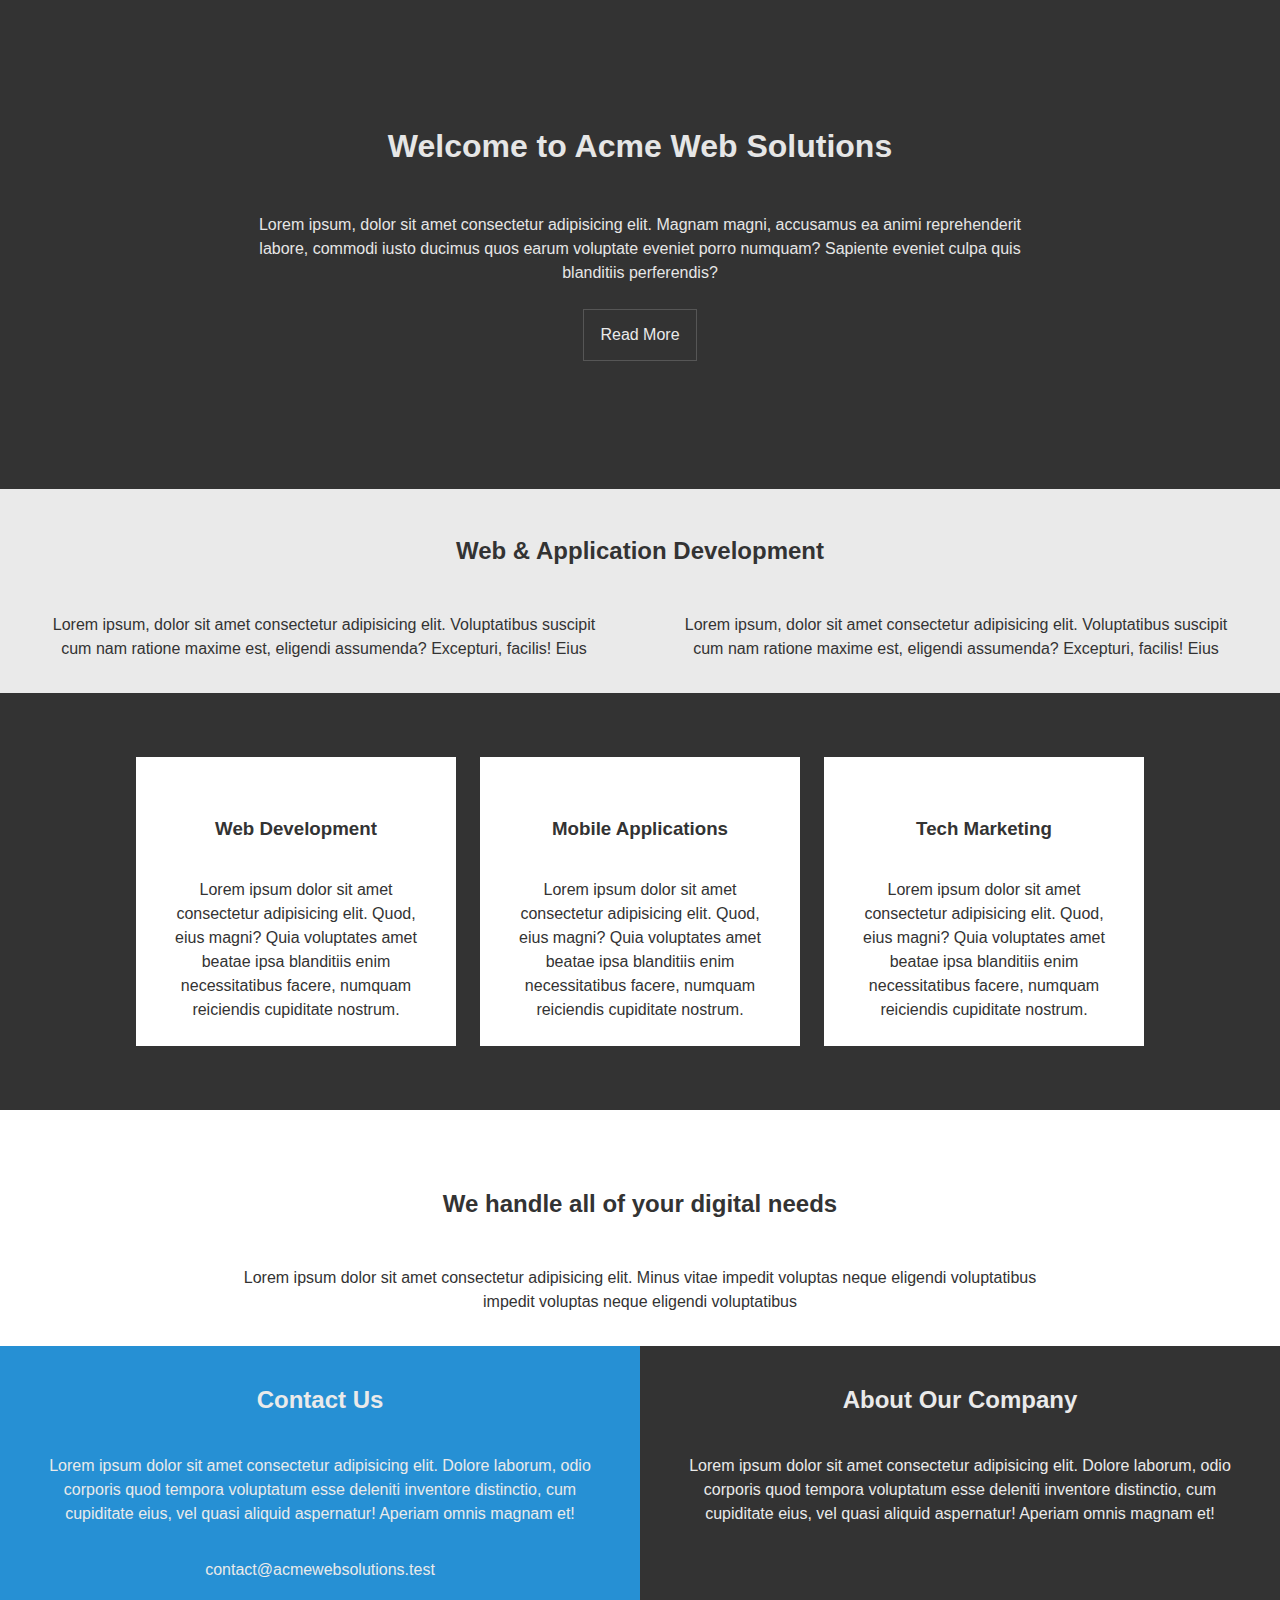
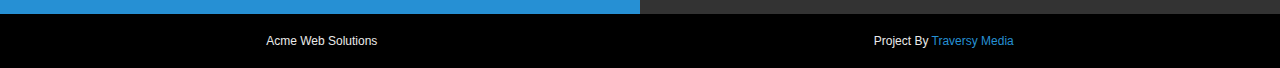
<file: Q4/index.html>
<!DOCTYPE html>
<html lang="en">

<head>
    <meta charset="UTF-8">
    <meta http-equiv="X-UA-Compatible" content="IE=edge">
    <meta name="viewport" content="width=device-width, initial-scale=1.0">
    <link rel="stylesheet" href="./assets/style/style.css">
    <link rel="stylesheet" href="./assets/style/media.css">
    <title>Q4</title>
</head>

<body>
    <!-- Header -->
    <header>
        <h1>Welcome to Acme Web Solutions</h1>
        <p>Lorem ipsum, dolor sit amet consectetur adipisicing elit. Magnam magni, accusamus ea
            animi reprehenderit labore, commodi iusto ducimus quos earum voluptate eveniet
            porro numquam? Sapiente eveniet culpa quis
            blanditiis perferendis?</p>
        <button>Read More</button>
    </header>
    <!-- End of Header -->
    <!-- Main -->
    <main>
        <div class="header">
            <h2>Web & Application Development</h2>
            <div class="paragraph">
                <p>Lorem ipsum, dolor sit amet consectetur adipisicing elit.
                    Voluptatibus suscipit cum nam ratione maxime
                    est, eligendi assumenda? Excepturi, facilis! Eius
                </p>
                <p>Lorem ipsum, dolor sit amet consectetur adipisicing elit.
                    Voluptatibus suscipit cum nam ratione maxime est, eligendi assumenda? Excepturi, facilis! Eius
                </p>
            </div>
        </div>
        <div class="cards">
            <div class="card">
                <h3>
                    Web Development
                </h3>
                <p>Lorem ipsum dolor sit amet consectetur adipisicing elit. Quod, eius magni? Quia voluptates
                    amet
                    beatae ipsa blanditiis enim necessitatibus facere, numquam reiciendis cupiditate nostrum.
                </p>
            </div>
            <div class="card">
                <h3>
                    Mobile Applications
                </h3>
                <p>Lorem ipsum dolor sit amet consectetur adipisicing elit. Quod, eius magni? Quia voluptates
                    amet
                    beatae ipsa blanditiis enim necessitatibus facere, numquam reiciendis cupiditate nostrum.
                </p>
            </div>
            <div class="card">
                <h3>
                    Tech Marketing
                </h3>
                <p>Lorem ipsum dolor sit amet consectetur adipisicing elit. Quod, eius magni? Quia voluptates
                    amet
                    beatae ipsa blanditiis enim necessitatibus facere, numquam reiciendis cupiditate nostrum.
                </p>
            </div>
        </div>
        <div class="text">
            <h2>We handle all of your digital needs</h2>
            <p>Lorem ipsum dolor sit amet consectetur adipisicing elit. Minus vitae impedit voluptas neque eligendi
                voluptatibus impedit voluptas neque eligendi voluptatibus</p>
        </div>

    </main>
    <!-- End of Main -->
    <!-- Footer -->
    <footer>
        <div class="contact-about">
            <div class="contact">
                <h2>Contact Us</h2>
                <p>Lorem ipsum dolor sit amet consectetur adipisicing elit. Dolore laborum, odio corporis quod tempora
                    voluptatum esse deleniti inventore distinctio, cum cupiditate eius, vel quasi aliquid aspernatur!
                    Aperiam omnis magnam et!</p>
                <p>contact@acmewebsolutions.test</p>
            </div>
            <div class="about">
                <h2>About Our Company</h2>
                <p>Lorem ipsum dolor sit amet consectetur adipisicing elit. Dolore laborum, odio corporis quod
                    tempora voluptatum esse deleniti inventore distinctio, cum cupiditate eius, vel quasi aliquid
                    aspernatur! Aperiam omnis magnam et!</p>
            </div>
        </div>
        <div class="footer">
            <p>Acme Web Solutions</p>
            <p>Project By <span>Traversy Media</span></p>
        </div>

    </footer>
    <!-- End of Footer -->
</body>

</html>
</file>
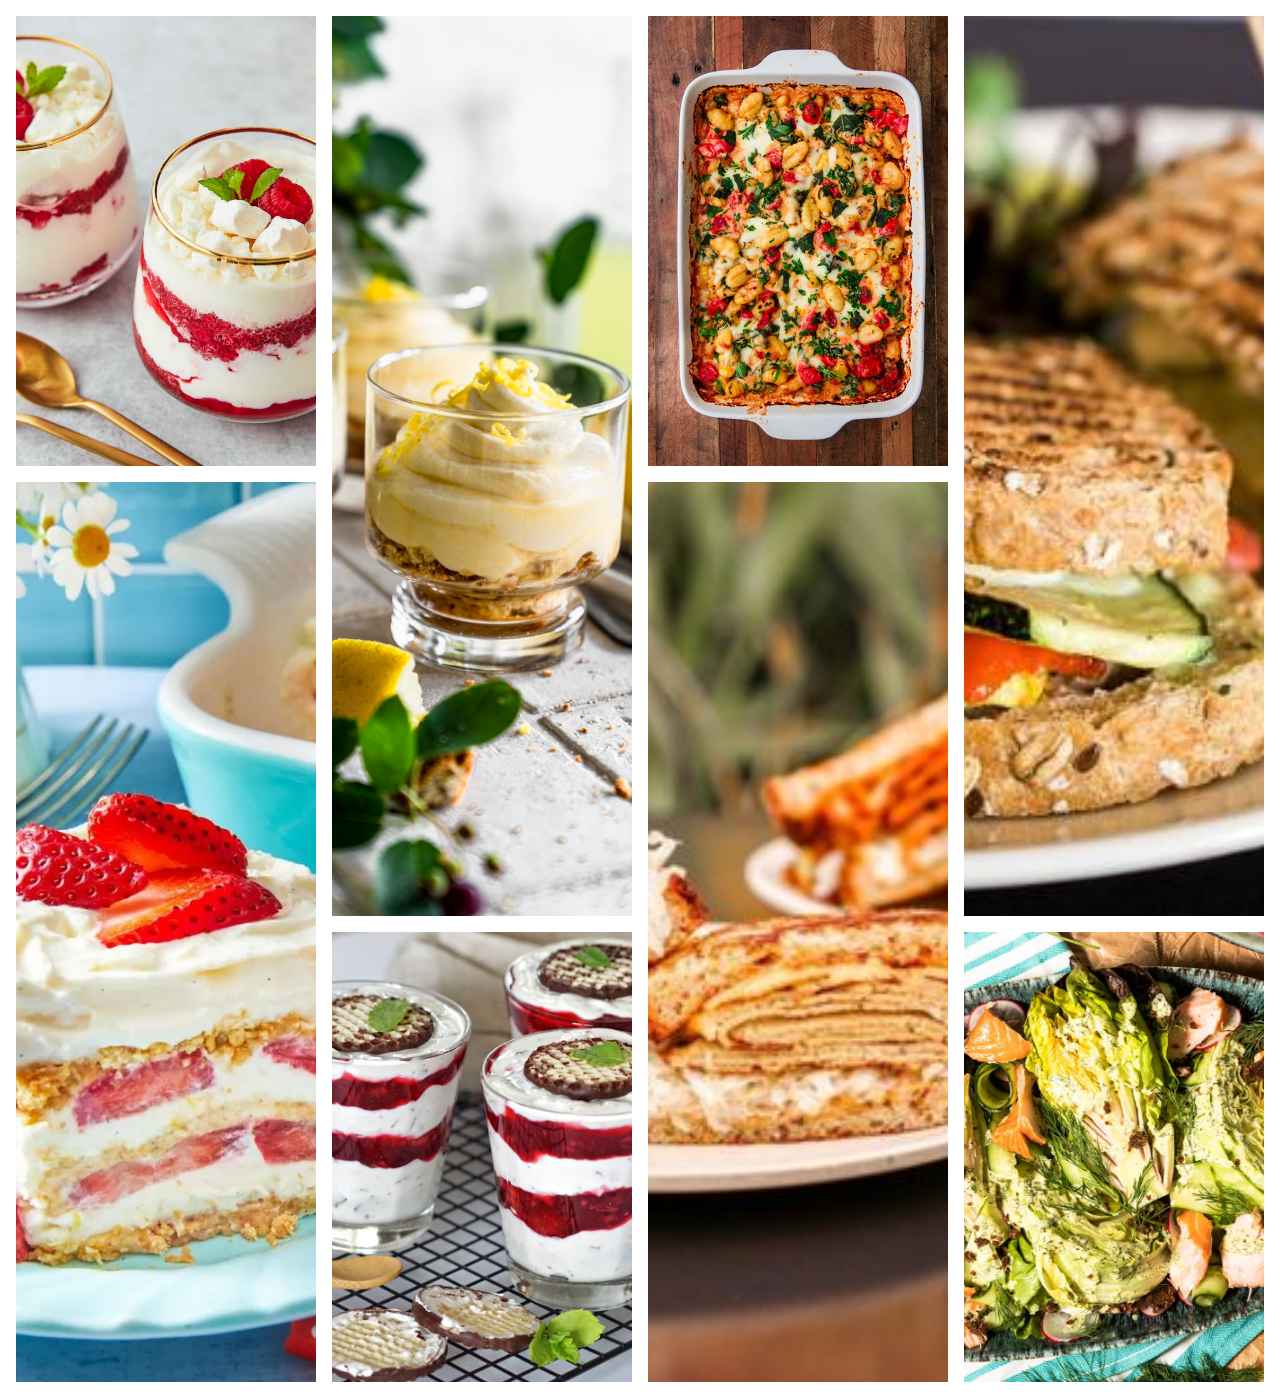
<file: Q5/index.html>
<!DOCTYPE html>
<html lang="en">

<head>
    <meta charset="UTF-8">
    <meta http-equiv="X-UA-Compatible" content="IE=edge">
    <meta name="viewport" content="width=device-width, initial-scale=1.0">
    <link rel="stylesheet" href="./assets/style/style.css">
    <title>Q5</title>
</head>

<body>
    <div class="container">
        <div class=" col one-two">
            <img src="./assets/images/1.jpg" alt="dessert">
            <img src="./assets/images/2.jpg" alt="dessert">
        </div>
        <div class=" col two-one">
            <img src="./assets/images/3.jpg" alt="dessert">
            <img src="./assets/images/4.jpg" alt="dessert">
        </div>
        <div class=" col one-two">
            <img src="./assets/images/5.png" alt="dessert">
            <img src="./assets/images/6.jpg" alt="dessert">
        </div>
        <div class=" col two-one">
            <img src="./assets/images/7.jpg" alt="dessert">
            <img src="./assets/images/8.jpg" alt="dessert">
        </div>
    </div>
</body>

</html>
</file>
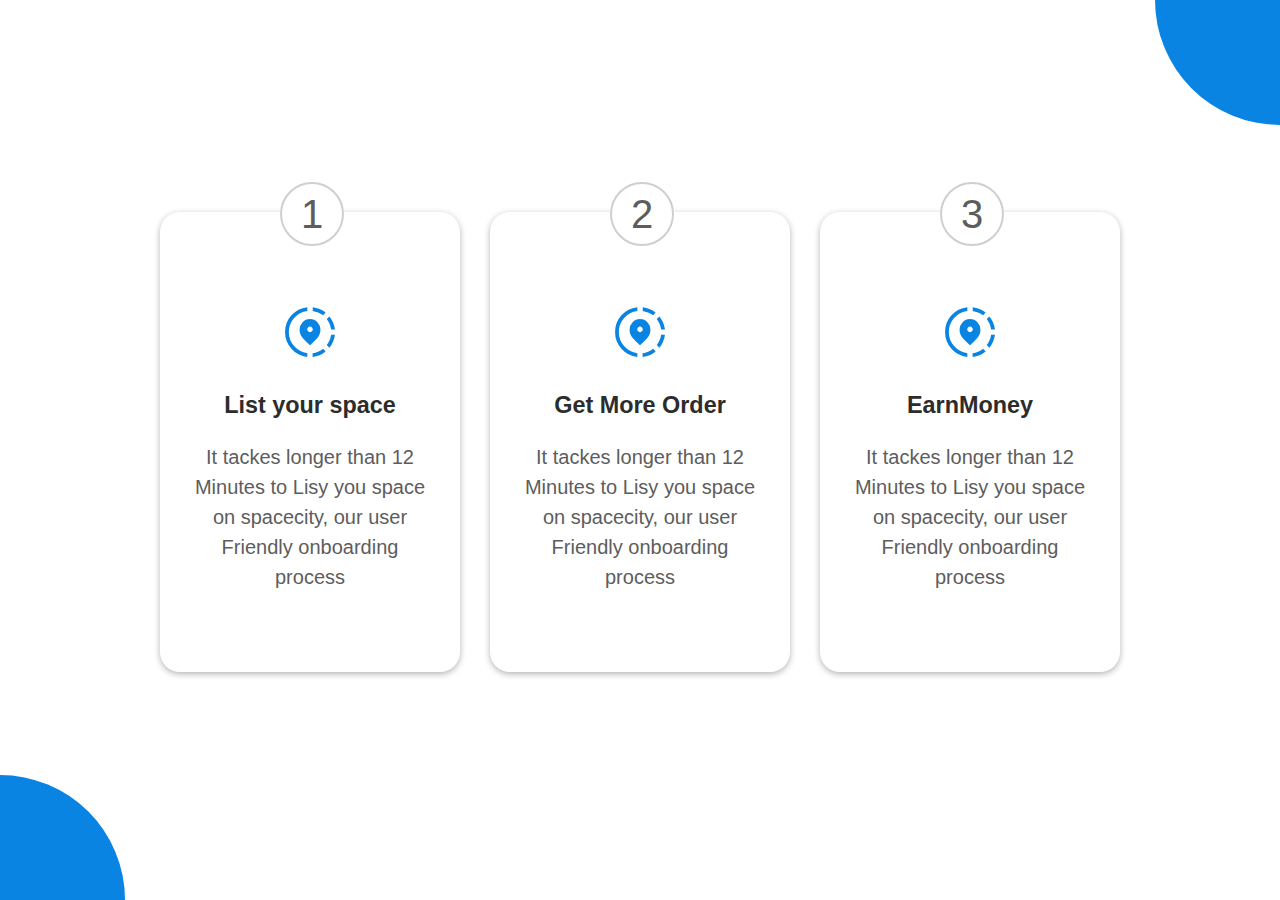
<file: Q6/index.html>
<!DOCTYPE html>
<html lang="en">

<head>
    <meta charset="UTF-8">
    <meta http-equiv="X-UA-Compatible" content="IE=edge">
    <meta name="viewport" content="width=device-width, initial-scale=1.0">
    <link rel="stylesheet" href="./assets/style/style.css">
    <link rel="stylesheet"
        href="https://fonts.googleapis.com/css2?family=Material+Symbols+Outlined:opsz,wght,FILL,GRAD@48,400,0,0" />
    <title>Q6</title>
</head>

<body>
    <div class="cards">
        <div class="card">
            <div class="num">
                <p>1</p>
            </div>
            <span class="material-symbols-outlined">
                share_location
            </span>
            <h3>List your space</h3>
            <p>It tackes longer than 12 Minutes to Lisy you space on spacecity, our user Friendly onboarding process</p>
        </div>
        <div class="card">
            <div class="num">
                <p>2</p>
            </div>
            <span class="material-symbols-outlined">
                share_location
            </span>
            <h3>Get More Order</h3>
            <p>It tackes longer than 12 Minutes to Lisy you space on spacecity, our user Friendly onboarding process</p>
        </div>
        <div class="card">
            <div class="num">
                <p>3</p>
            </div>
            <span class="material-symbols-outlined">
                share_location
            </span>
            <h3>EarnMoney</h3>
            <p>It tackes longer than 12 Minutes to Lisy you space on spacecity, our user Friendly onboarding process</p>
        </div>
    </div>
</body>

</html>
</file>
<file: Q4/assets/style/style.css>
* {
    margin: 0;
    padding: 0;
    box-sizing: border-box;
}

body {
    font-family: sans-serif;
    text-align: center;
}

p {
    font-size: 1em;
    line-height: 1.5;
}

/* Header */
header {
    background-color: #333333;
    padding: 8em 0;
    display: flex;
    flex-direction: column;
    align-items: center;
    justify-content: center;
    color: #e6e6e6;
}

header h1 {
    margin-bottom: 1.5em;
}

header p {
    width: 50em;
    margin-bottom: 1.5em;
}

header button {
    padding: 1em;
    color: #eaeaea;
    background-color: #333333;
    border: 1px solid #565656;
    font-size: 1em;
}

/* End of Header */
/* Main */
main {
    background-color: #333333;
    display: flex;
    flex-direction: column;
    align-items: center;
    justify-content: center;
    color: #333333;
}

.header,
.text {
    width: 100%;
    display: flex;
    flex-direction: column;
    align-items: center;
    background-color: #eaeaea;
}

.header h2,
.text h2 {
    margin: 2em 0;
}

.paragraph {
    display: flex;
    justify-content: center;
    width: 75em;
    margin-bottom: 2em;
    gap: 4em;
}

.cards {
    display: flex;
    justify-content: center;
    align-items: center;
    padding: 4em 0;
    gap: 1.5em;
}

.card {
    width: 20em;
    padding: 1.5em;
    background-color: #fff;
}

.card h3 {
    margin: 2em 0;
}

.text {
    background-color: #fff;
    padding: 2em;
}

.text h2 {
    margin: 2em;
}

.text p {
    width: 50em;
}

/* End of Main */
/* Footer */
footer {
    display: flex;
    flex-direction: column;
    align-items: center;
    justify-content: center;
    background-color: #333333;
    color: #eaeaea;
}

.contact-about {
    display: flex;
}

.contact-about h2,
.contact-about p {
    margin: 1em;
}

.contact,
.about {
    display: flex;
    flex-direction: column;
    padding: 1em;
}

.contact {
    background-color: #2690d4;
}

.footer {
    display: flex;
    padding: 1.5em;
    width: 100%;
    justify-content: space-around;
    align-items: center;
    background-color: #000000;
    font-size: 0.75em;
}

.footer span {
    color: #2690d4;
}

/* End of Footer */
</file>
<file: Q4/assets/style/media.css>
/* 1200px */
@media(max-width:75em) {
    .paragraph {
        width: 50em;
    }

    .card {
        width: 15em;
        padding: 1em;
    }
}

/* 880px */
@media(max-width:55em) {

    header p,
    .paragraph,
    .card,
    .text p {
        width: 35em;
    }

    .header h2,
    .text h2 {
        margin: 1em 0;
    }

    .paragraph {
        gap: 2em;
    }

    .cards {
        flex-direction: column;
    }

    .card h3 {
        margin: 1em 0;
    }

    .contact-about {
        flex-direction: column;
    }

    .footer {
        font-size: 0.7em;
    }
}

/* 600px */
@media(max-width:37.5em) {
    p {
        font-size: 0.8em;
    }

    h1,
    h2,
    h4 {
        font-size: 1.1em;
    }

    header {
        padding: 2em 0;
    }

    header button {
        font-size: 0.75em;
    }

    .header h2 {
        margin: 2em 0;
        font-size: 1.1em;
    }

    header p,
    .paragraph,
    .card,
    .text p {
        width: 20em;
    }

    .paragraph {
        flex-direction: column;
    }

    .contact,
    .about {
        padding: 1em 0;
    }
}

/* 480px */
@media(max-width:30em) {

    h1,
    h2,
    h4 {
        font-size: 1em;
    }

    header p,
    .paragraph,
    .card,
    .text p {
        width: 18em;
    }
}
</file>
<file: Q5/assets/style/style.css>
* {
    margin: 0;
    padding: 0;
    box-sizing: border-box;
}

img {
    width: 100%;
    height: 100%;
    object-fit: cover;
}

.container {
    justify-content: center;
    display: grid;
    grid-template-columns: repeat(4, 1fr);
    gap: 1em;
    padding: 1em;
}

.col {
    display: grid;
    gap: 1em;
}

.one-two {
    grid-template-rows: 1fr 2fr;
}


.two-one {
    grid-template-rows: 2fr 1fr;
}

/* 1200px */
@media(max-width:75em) {
    .container {
        grid-template-columns: repeat(2, 1fr);
    }

    .one-two {
        grid-template-rows: 1fr 1.5fr;
    }

    .two-one {
        grid-template-rows: 1.5fr 1fr;
    }
}

/* 720px */
@media(max-width:45em) {
    .container {
        grid-template-columns: 1fr;
    }

    .one-two {
        grid-template-rows: 1fr 1fr;
    }

    .two-one {
        grid-template-rows: 1fr 1fr;
    }
}
</file>
<file: Q6/assets/style/style.css>
* {
    margin: 0;
    padding: 0;
}

body {
    overflow-x: hidden;
    font-family: sans-serif;
    font-size: 1.25em;
    color: #2c2c2c;
}

body p {
    font-size: 1em;
    color: #5d5d5d;
    line-height: 1.5;
}

body:before {
    content: '';
    position: fixed;
    width: 250px;
    height: 250px;
    border-radius: 50%;
    background-color: #0984e2;
    right: -125px;
    top: -125px;
}

.cards:before {
    content: '';
    position: fixed;
    width: 250px;
    height: 250px;
    border-radius: 50%;
    background-color: #0984e2;
    left: -125px;
    bottom: -125px;
}

/* cards */
.cards {
    display: flex;
    justify-content: center;
    align-items: center;
    gap: 1.5em;
    margin-top: 15%;
    padding: 1em;
}

.card {
    width: 12em;
    padding: 1.5em 1.5em 4em 1.5em;
    text-align: center;
    box-shadow: 0 2px 6px 0 rgba(23, 23, 23, 0.32);
    border-radius: 1em;
    position: relative;
    background-color: white;
}

.num {
    position: absolute;
    display: flex;
    justify-content: center;
    align-items: center;
    width: 3em;
    height: 3em;
    top: -1.5em;
    left: 6em;
    border: 0.1em solid rgb(207, 207, 207);
    border-radius: 50%;
    background-color: white;
}

.num p {
    font-size: 2em;
}

.card span {
    color: #0984e2;
    font-size: 3em;
    margin: 1em 0 0.5em 0;
}

h3 {
    margin-bottom: 1em;
}

/* 1200px */
@media (max-width:75em) {
    .cards {
        gap: 1em;
    }

    .card {
        padding: 0.75em 0.75em 2.5em 0.75em;
    }
}

/* 912px */
@media (max-width:57em) {
    .cards {
        flex-direction: column;
        gap: 2em;
    }

    .card {
        width: 24em;
        padding: 1.5em 2em 2.5em 2em;
    }

    .num {
        top: 40%;
        left: -1.5em;
    }

    .num p {
        font-size: 1.5em;
    }

    .card span {
        margin: 0 0 0.5em 0;
    }
}

/* 600px */
@media (max-width:37.5em) {
    body h3 {
        font-size: 1em;
    }

    body p {
        font-size: 0.75em;
    }

    .card {
        width: 12em;
    }

    .num {
        width: 2.5em;
        height: 2.5em;
        left: -1.25em;
    }
}

/* 368px */
@media (max-width:23em) {
    .card {
        width: 8em;
    }

    .num {
        width: 2em;
        height: 2em;
        left: -1em;
    }

    .num p {
        font-size: 1em;
    }
}
</file>
